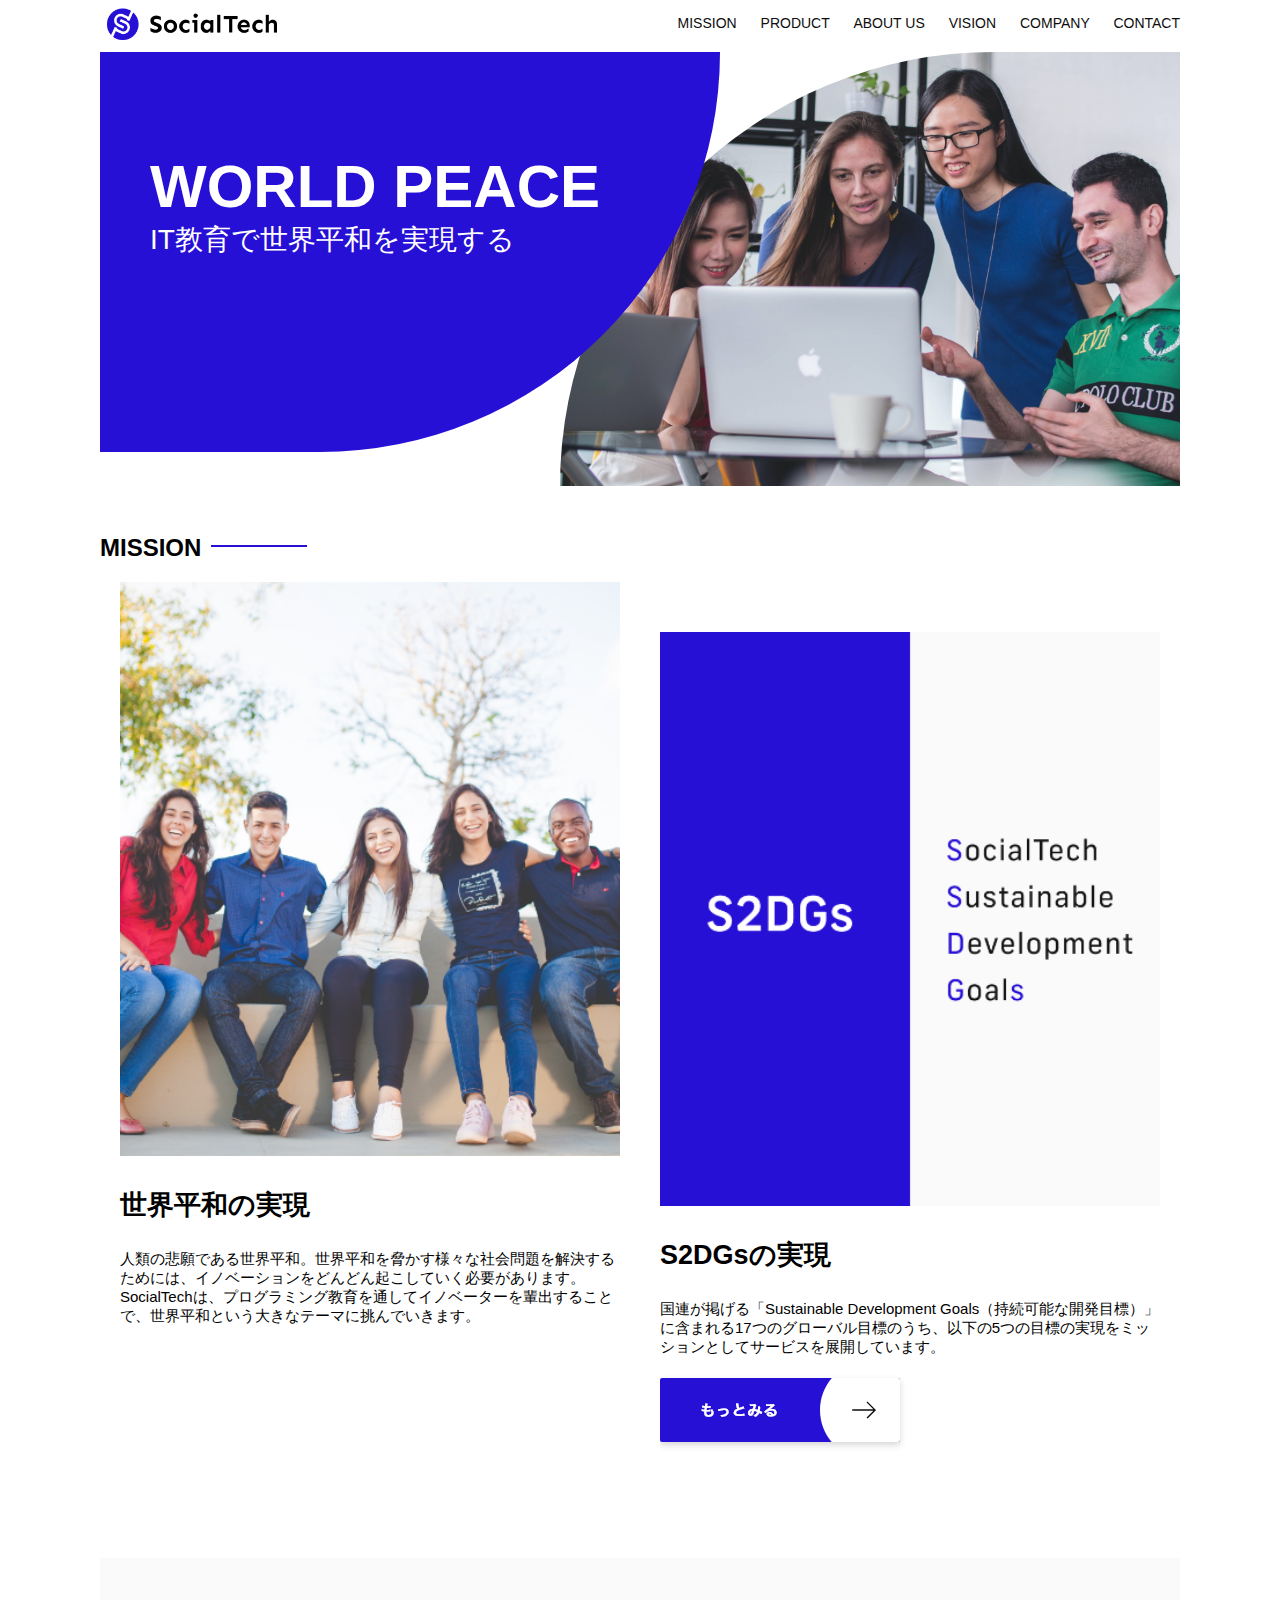
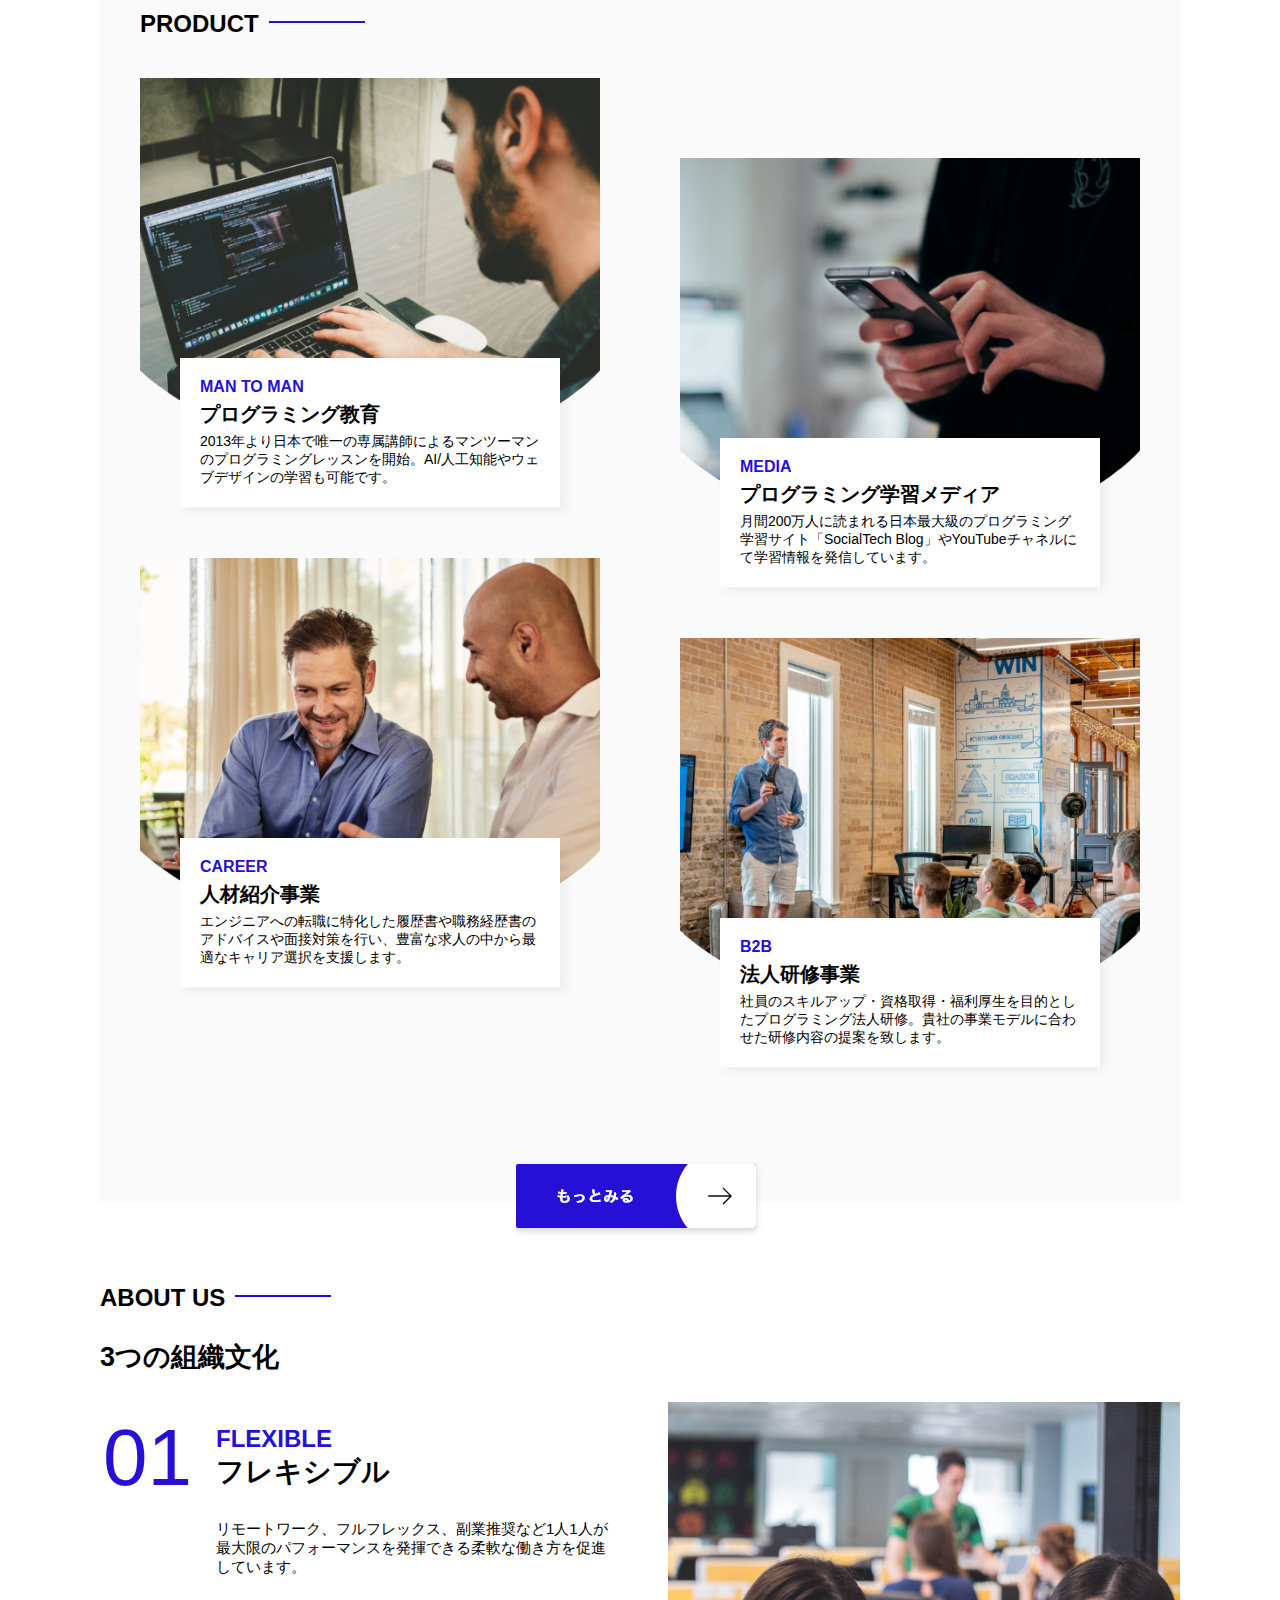
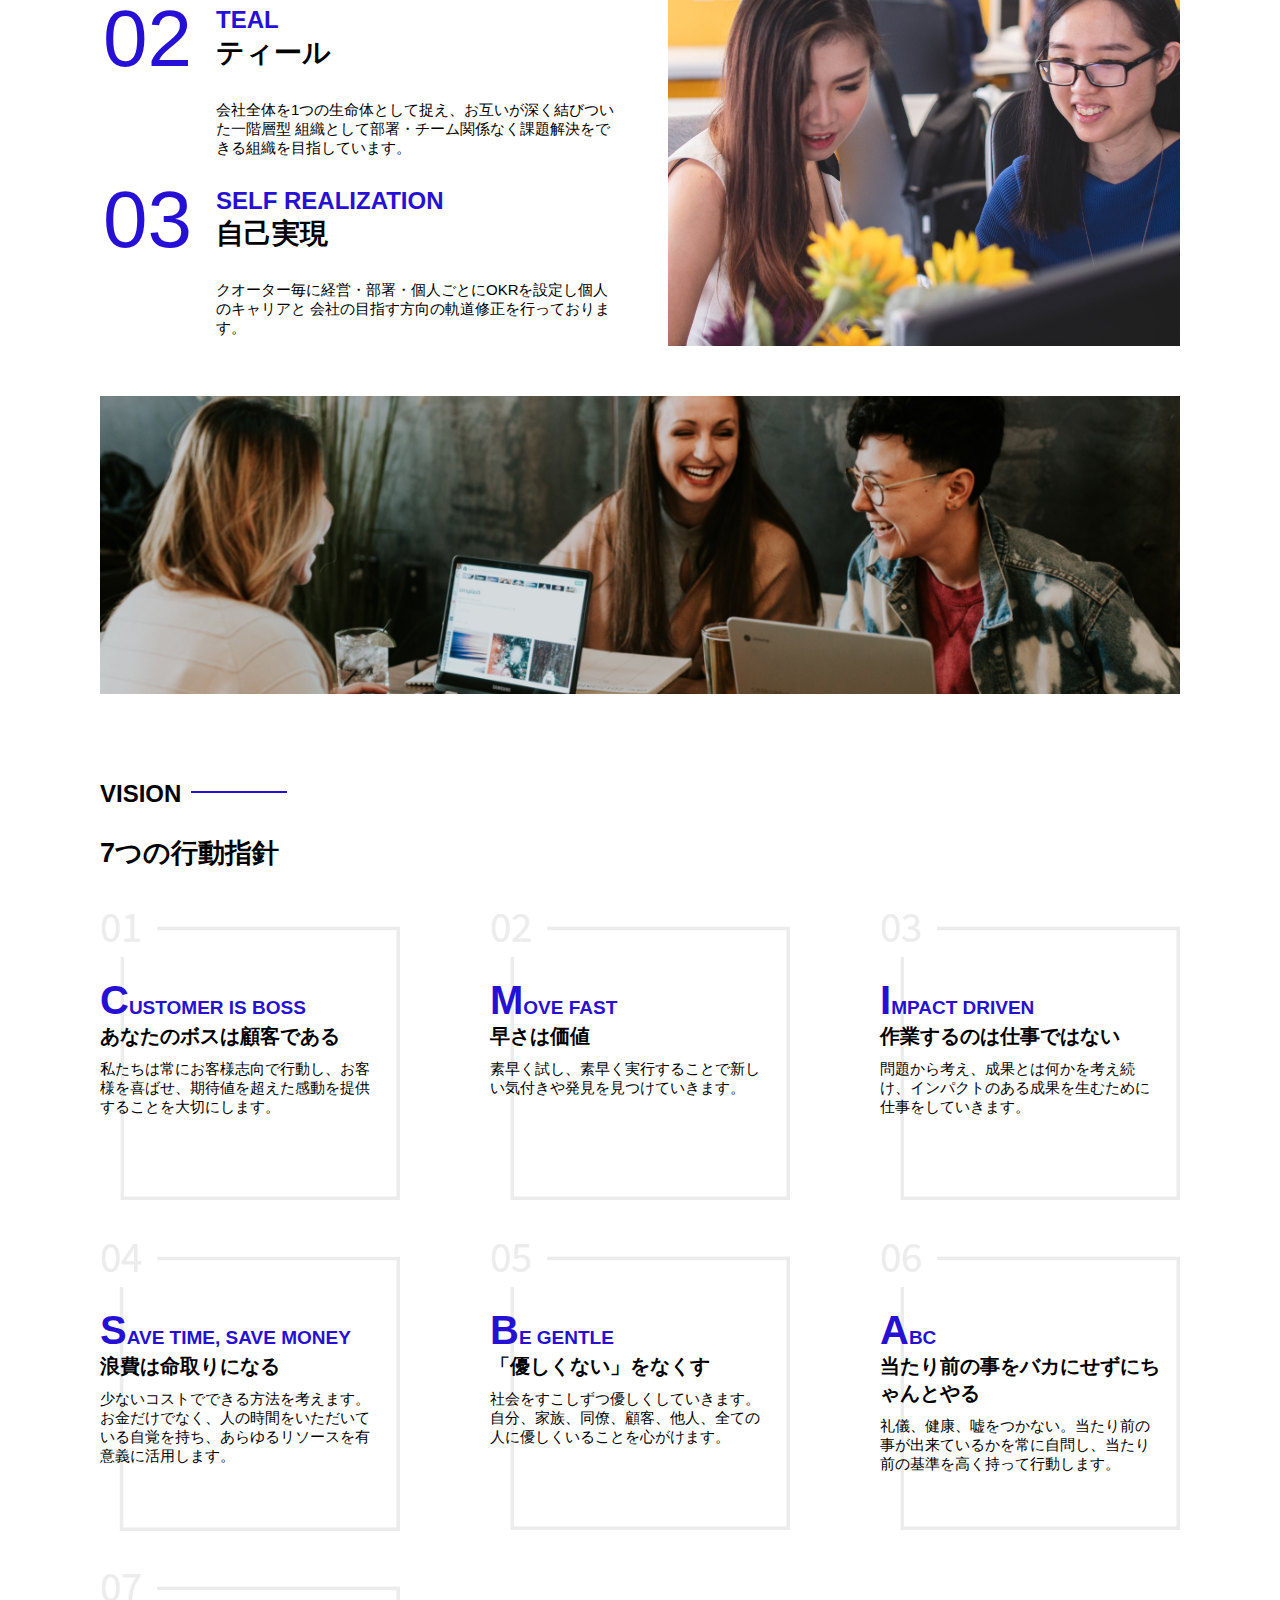
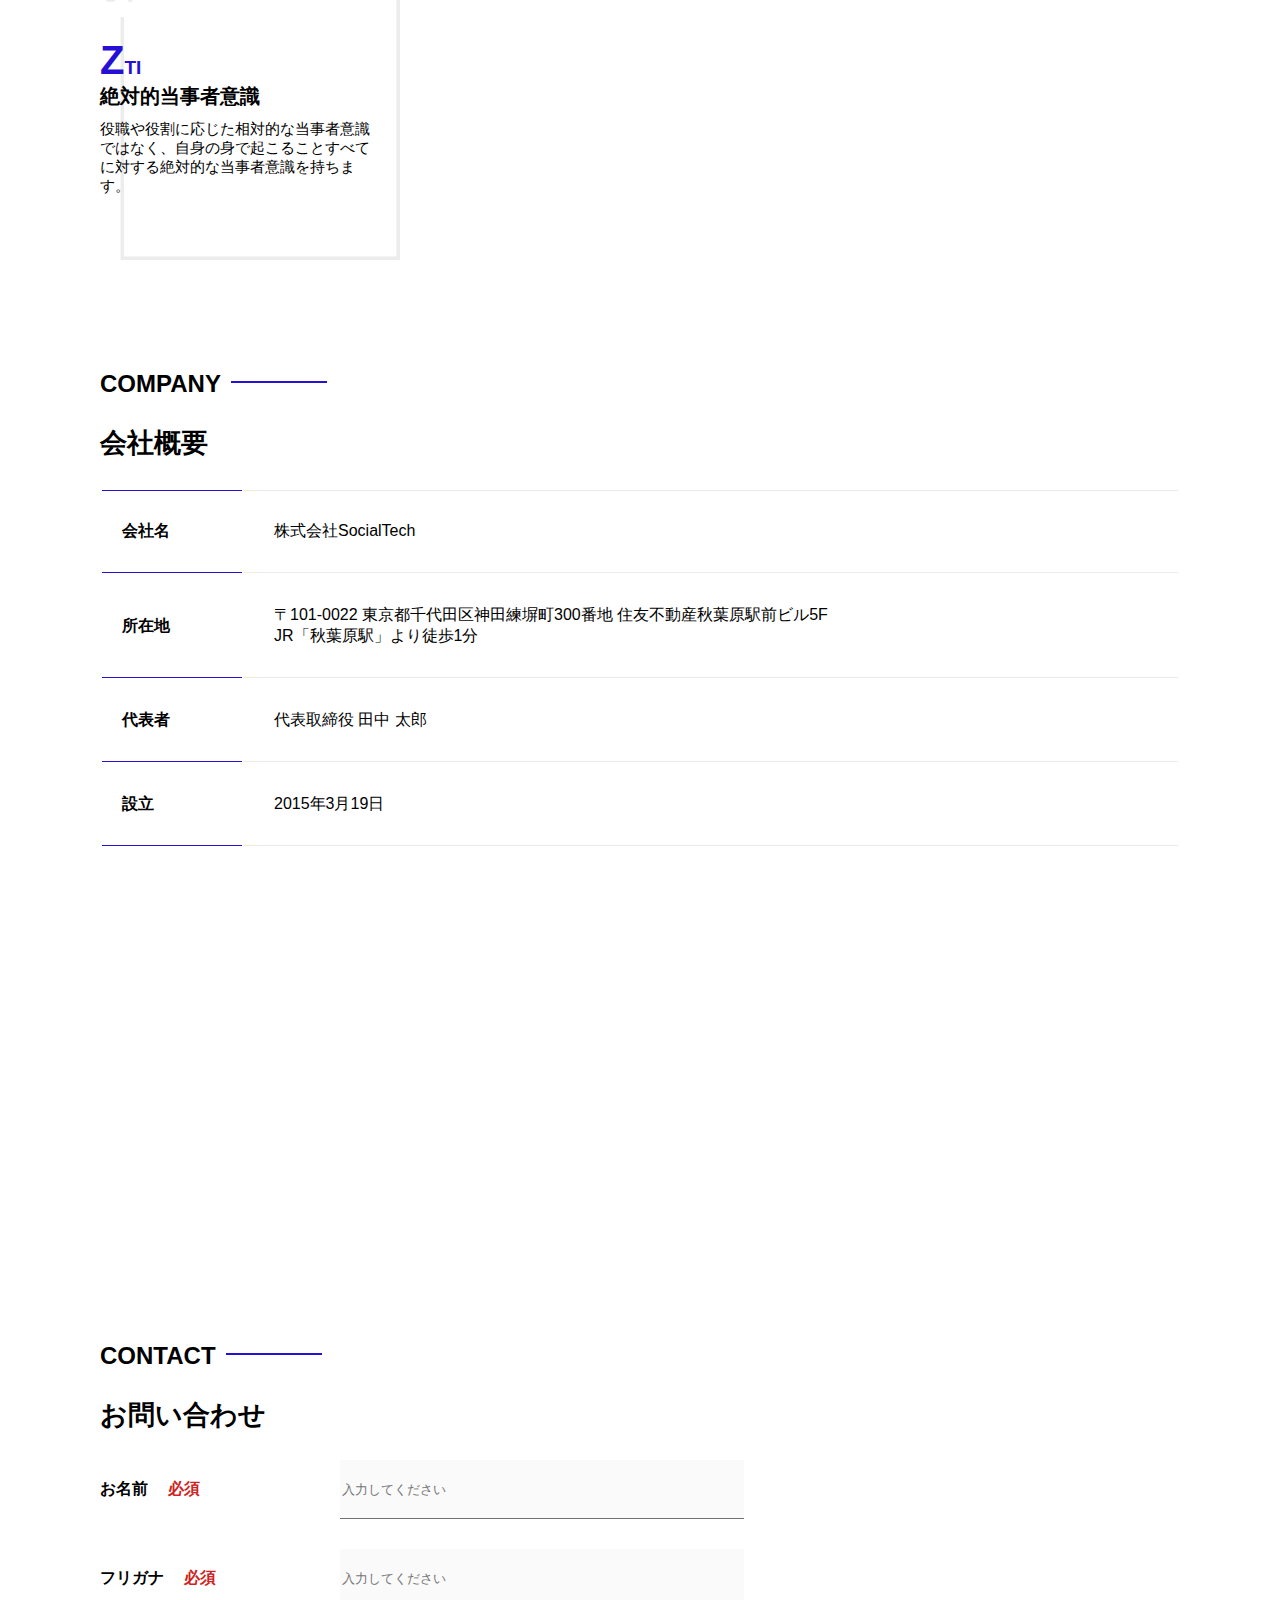
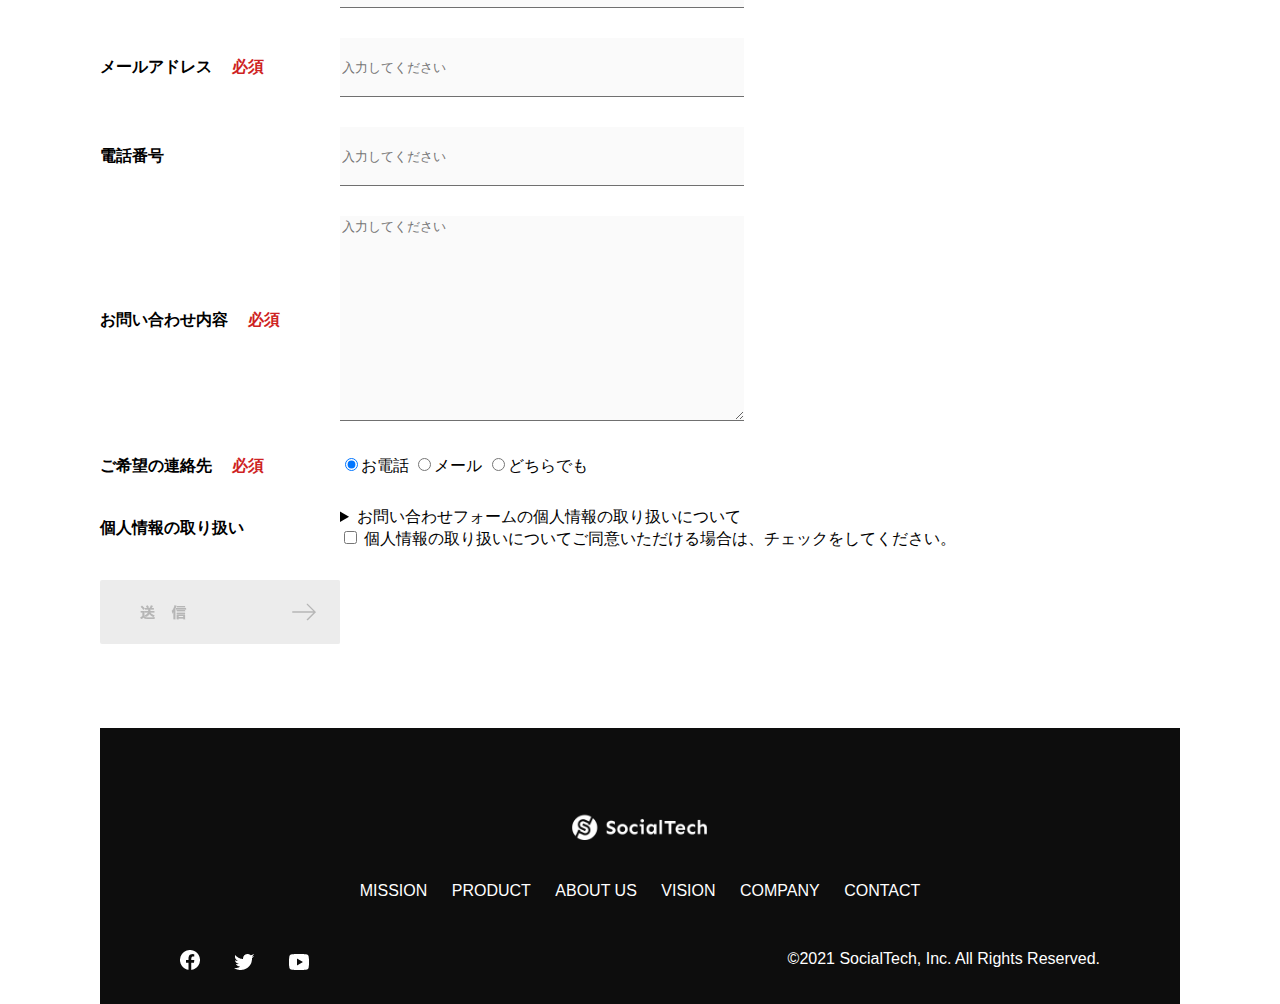
<file: index.html>
<!DOCTYPE html>
<html>

<head>
    <title>SocialTech </title>
    <meta charset="utf-8">
    <meta name="description" content="SocialTechはEdTech業界のリーディングカンパニーを目指します。">
    <meta name="viewport" content="width=device-width, initial-scale=1.0">
    <link rel="stylesheet" href="style.css">
</head>

<body>
    <!-- ヘッダー -->
    <header>
        <!-- ロゴ -->
        <a href="index.html" id="logo"><img src="images/logo.png" alt="トップページに戻る"></a>

        <!-- PC用ナビゲーション -->
        <nav id="nav-pc">
            <a href="mission.html">MISSION</a>
            <a href="product.html">PRODUCT</a>
            <a href="index.html#aboutus">ABOUT US</a>
            <a href="index.html#vision">VISION</a>
            <a href="index.html#company">COMPANY</a>
            <a href="index.html#contact">CONTACT</a>
        </nav>

        <!-- スマホ用メニューボタン -->
        <img id="menu-sp" src="images/button-menu.png" alt="ナビゲーションを開く"
            onclick="document.getElementById('nav-sp').style.display = 'block'">

        <!-- スマホ用ナビゲーション -->
        <nav id="nav-sp">
            <img id="close" src="images/button-close.png" alt="ナビゲーションを閉じる"
                onclick="document.getElementById('nav-sp').style.display = 'none'">
            <a id="logo-sp" href="index.html" onclick="document.getElementById('nav-sp').style.display = 'none'"><img
                    src="images/logo-sp.png" alt="トップページに戻る"></a>
            <a class="menu" href="mission.html"
                onclick="document.getElementById('nav-sp').style.display = 'none'">MISSION</a>
            <a class="menu" href="product.html"
                onclick="document.getElementById('nav-sp').style.display = 'none'">PRODUCT</a>
            <a class="menu" href="index.html#aboutus"
                onclick="document.getElementById('nav-sp').style.display = 'none'">ABOUT US</a>
            <a class="menu" href="index.html#vision"
                onclick="document.getElementById('nav-sp').style.display = 'none'">VISION</a>
            <a class="menu" href="index.html#company"
                onclick="document.getElementById('nav-sp').style.display = 'none'">COMPANY</a>
            <a class="menu" href="index.html#contact"
                onclick="document.getElementById('nav-sp').style.display = 'none'">CONTACT</a>
            <div id="sns">
                <a href="https://www.facebook.com/sejuku2013"><img src="images/button-facebook.png"
                        alt="Facebookのリンク"></a>
                <a href="https://twitter.com/samuraijuku"><img src="images/button-twitter.png" alt="Twitterのリンク"></a>
                <a href="https://www.youtube.com/channel/UCCFOQO5aDK0xXam4cUQXT8g"><img src="images/button-youtube.png"
                        alt="YouTubeのリンク"></a>
            </div>
        </nav>
    </header>
    <main>
        <article>
            <!-- メインビジュアル -->
            <section id="main-visual">
                <div id="main-message">
                    <h1>WORLD PEACE</h1>
                    <p>IT教育で世界平和を実現する</p>
                </div>
                <img src="images/index/index-main.png" alt="PCの周りに集まる多国籍の仲間たち">
            </section>
            <section id="mission">
                <h2 class="index-h2">MISSION</h2>
                <div id="mission-flex">
                    <div>
                        <img id="mission-photo" src="images/index/index-mission.png" alt="屋外のベンチで写真を撮影する多国籍の仲間たち">
                        <h3>世界平和の実現</h3>
                        <p>
                            人類の悲願である世界平和。世界平和を脅かす様々な社会問題を解決するためには、イノベーションをどんどん起こしていく必要があります。SocialTechは、プログラミング教育を通してイノベーターを輩出することで、世界平和という大きなテーマに挑んでいきます。
                        </p>
                    </div>
                    <div>
                        <img id="s2dgs" src="images/index/s2dgs.png" alt="S2DGs">
                        <h3>S2DGsの実現</h3>
                        <p>国連が掲げる「Sustainable Development
                            Goals（持続可能な開発目標）」に含まれる17つのグローバル目標のうち、以下の5つの目標の実現をミッションとしてサービスを展開しています。</p>
                        <a href="mission.html">
                            <img src="images/button-more.png" alt="もっとみる">
                        </a>
                    </div>
                </div>
            </section>
            <!-- プロダクト -->
            <section id="product">
                <h2 class="index-h2">PRODUCT</h2>
                <div>
                    <div id="product-left">
                        <div>
                            <img class="product-photo" src="images/index/index-mantoman.png" alt="PCでコードを書く男性">
                            <div class="product-explain">
                                <span>MAN TO MAN</span>
                                <h3>プログラミング教育</h3>
                                <p>2013年より日本で唯一の専属講師によるマンツーマンのプログラミングレッスンを開始。AI/人工知能やウェブデザインの学習も可能です。</p>
                            </div>
                        </div>
                        <div>
                            <img class="product-photo" src="images/index/index-career.png" alt="笑顔で話し合う2人の男性">
                            <div class="product-explain">
                                <span>CAREER</span>
                                <h3>人材紹介事業</h3>
                                <p>エンジニアへの転職に特化した履歴書や職務経歴書のアドバイスや面接対策を行い、豊富な求人の中から最適なキャリア選択を支援します。</p>
                            </div>
                        </div>
                    </div>
                    <div id="product-right">
                        <div>
                            <img class="product-photo" src="images/index/index-media.png" alt="スマートフォンを操作する人">
                            <div class="product-explain">
                                <span>MEDIA</span>
                                <h3>プログラミング学習メディア</h3>
                                <p>月間200万人に読まれる日本最大級のプログラミング学習サイト「SocialTech
                                    Blog」やYouTubeチャネルにて学習情報を発信しています。</p>
                            </div>
                        </div>
                        <div>
                            <img class="product-photo" src="images/index/index-b2b.png" alt="講演中の男性とそれを聴く人々">
                            <div class="product-explain">
                                <span>B2B</span>
                                <h3>法人研修事業</h3>
                                <p>社員のスキルアップ・資格取得・福利厚生を目的としたプログラミング法人研修。貴社の事業モデルに合わせた研修内容の提案を致します。</p>
                            </div>
                        </div>
                    </div>
                </div>
                <div>
                    <a id="product-more" href="product.html">
                        <img src="images/button-more.png" alt="もっとみる">
                    </a>
                </div>
            </section>
            <!-- ABOUT US -->
            <section id="aboutus">
                <h2 class="index-h2">ABOUT US</h2>
                <h3>3つの組織文化</h3>
                <div>
                    <table class="culture-table">
                        <tr>
                            <td>
                                <span class="culture-num">01</span>
                            </td>
                            <td>
                                <span class="culture-en">FLEXIBLE</span>
                                <span class="culture-jp">フレキシブル</span>
                            </td>
                        </tr>
                        <tr>
                            <td>
                                <!--空のセル-->
                            </td>
                            <td>
                                <p class="culture-description">
                                    リモートワーク、フルフレックス、副業推奨など1人1人が最大限のパフォーマンスを発揮できる柔軟な働き方を促進しています。
                                </p>
                            </td>
                        </tr>
                        <tr>
                            <td>
                                <span class="culture-num">02</span>
                            </td>
                            <td>
                                <span class="culture-en">TEAL</span>
                                <span class="culture-jp">ティール</span>
                            </td>
                        </tr>
                        <tr>
                            <td>
                                <!--空のセル-->
                            </td>
                            <td>
                                <p class="culture-description">
                                    会社全体を1つの生命体として捉え、お互いが深く結びついた一階層型
                                    組織として部署・チーム関係なく課題解決をできる組織を目指しています。
                                </p>
                            </td>
                        </tr>
                        <tr>
                            <td>
                                <span class="culture-num">03</span>
                            </td>
                            <td>
                                <span class="culture-en">SELF REALIZATION</span>
                                <span class="culture-jp">自己実現</span>
                            </td>
                        </tr>
                        <tr>
                            <td>
                                <!--空のセル-->
                            </td>
                            <td>
                                <p class="culture-description">
                                    クオーター毎に経営・部署・個人ごとにOKRを設定し個人のキャリアと
                                    会社の目指す方向の軌道修正を行っております。
                                </p>
                            </td>
                        </tr>
                    </table>
                    <img class="culture-img" src="images/index/index-aboutus1.png" alt="笑顔で話し合う2人の女性">
                </div>
                <img class="culture-img2" src="images/index/index-aboutus2.png" alt="笑顔で話し合う3人の男女">
            </section>
            <!-- VISION -->
            <section id="vision">
                <h2 class="index-h2">VISION</h2>
                <h3>7つの行動指針</h3>
                <div>
                    <div class="vision-box">
                        <img src="images/index/vision-01.png" alt="01">
                        <span>
                            <h4>CUSTOMER IS BOSS</h4>
                            <h5>あなたのボスは顧客である</h5>
                            <p>私たちは常にお客様志向で行動し、お客様を喜ばせ、期待値を超えた感動を提供することを大切にします。</p>
                        </span>
                    </div>
                    <div class="vision-box">
                        <img src="images/index/vision-02.png" alt="02">
                        <span>
                            <h4>MOVE FAST</h4>
                            <h5>早さは価値</h5>
                            <p>素早く試し、素早く実行することで新しい気付きや発見を見つけていきます。</p>
                        </span>
                    </div>
                    <div class="vision-box">
                        <img src="images/index/vision-03.png" alt="03">
                        <span>
                            <h4>IMPACT DRIVEN</h4>
                            <h5>作業するのは仕事ではない</h5>
                            <p>問題から考え、成果とは何かを考え続け、インパクトのある成果を生むために仕事をしていきます。</p>
                        </span>
                    </div>
                    <div class="vision-box">
                        <img src="images/index//vision-04.png" alt="04">
                        <span>
                            <h4>SAVE TIME, SAVE MONEY</h4>
                            <h5>浪費は命取りになる</h5>
                            <p>少ないコストでできる方法を考えます。お金だけでなく、人の時間をいただいている自覚を持ち、あらゆるリソースを有意義に活用します。</p>
                        </span>

                    </div>
                    <div class="vision-box">
                        <img src="images/index/vision-05.png" alt="05">
                        <span>
                            <h4>BE GENTLE</h4>
                            <h5>「優しくない」をなくす</h5>
                            <p>社会をすこしずつ優しくしていきます。自分、家族、同僚、顧客、他人、全ての人に優しくいることを心がけます。</p>
                        </span>
                    </div>
                    <div class="vision-box">
                        <img src="images/index/vision-06.png" alt="06">
                        <span>
                            <h4>ABC</h4>
                            <h5>当たり前の事をバカにせずにちゃんとやる</h5>
                            <p>礼儀、健康、嘘をつかない。当たり前の事が出来ているかを常に自問し、当たり前の基準を高く持って行動します。</p>
                        </span>
                    </div>
                    <div class="vision-box">
                        <img src="images/index/vision-07.png" alt="07">
                        <span>
                            <h4>ZTI</h4>
                            <h5>絶対的当事者意識</h5>
                            <p>役職や役割に応じた相対的な当事者意識ではなく、自身の身で起こることすべてに対する絶対的な当事者意識を持ちます。</p>
                        </span>
                    </div>
                </div>
            </section>
            <!-- COMPANY -->
            <section id="company">
                <h2 class="index-h2">COMPANY</h2>
                <h3>会社概要</h3>
                <table id="company-table">
                    <tr>
                        <th class="tableheader-first">会社名</th>
                        <td class="cell-first">株式会社SocialTech</td>
                    </tr>
                    <tr>
                        <th class="tableheader">所在地</th>
                        <td class="cell">〒101-0022 東京都千代田区神田練塀町300番地 住友不動産秋葉原駅前ビル5F<br>JR「秋葉原駅」より徒歩1分</td>
                    </tr>
                    <tr>
                        <th class="tableheader">代表者</th>
                        <td class="cell">代表取締役 田中 太郎</td>
                    </tr>
                    <tr>
                        <th class="tableheader">設立</th>
                        <td class="cell">2015年3月19日</td>
                    </tr>
                </table>
                <iframe
                    src="https://www.google.com/maps/embed?pb=!1m18!1m12!1m3!1d3240.0688551336807!2d139.7720776771055!3d35.69992317258124!2m3!1f0!2f0!3f0!3m2!1i1024!2i768!4f13.1!3m3!1m2!1s0x60188fee13660e23%3A0x77137876edf742ac!2z5L2P5Y-L5LiN5YuV55Sj56eL6JGJ5Y6f6aeF5YmN44OT44Or!5e0!3m2!1sja!2sjp!4v1704858013291!5m2!1sja!2sjp"
                    style="border:0;" allowfullscreen="" loading="lazy">
                </iframe>
            </section>
            <!-- お問い合わせフォーム -->
            <section id="contact">
                <h2 class="index-h2">CONTACT</h2>
                <h3>お問い合わせ</h3>
                <form>

                    <div>
                        <div class="contact-heading">
                            <label class="contact-label">お名前<span class="contact-span">必須</span></label>
                        </div>
                        <div>
                            <input type="text" name="name" placeholder="入力してください" class="contact-textbox">
                        </div>
                    </div>
                    <div>
                        <div class="contact-heading">
                            <label class="contact-label">フリガナ<span class="contact-span">必須</span></label>
                        </div>
                        <div>
                            <input type="text" name="hurigana" placeholder="入力してください" class="contact-textbox">
                        </div>
                    </div>
                    <div>
                        <div class="contact-heading">
                            <label class="contact-label">メールアドレス<span class="contact-span">必須</span></label>
                        </div>
                        <div>
                            <input type="text" name="email" placeholder="入力してください" class="contact-textbox">
                        </div>
                    </div>
                    <div>
                        <div class="contact-heading">
                            <label class="contact-label">電話番号</label>
                        </div>
                        <div>
                            <input type="text" name="tel" placeholder="入力してください" class="contact-textbox">
                        </div>
                    </div>
                    <div>
                        <div class="contact-heading">
                            <label class="contact-label">お問い合わせ内容<span class="contact-span">必須</span></label>
                        </div>
                        <div>
                            <textarea class="contact-textarea " placeholder="入力してください" name="message"></textarea>
                        </div>
                    </div>
                    <div>
                        <div class="contact-heading">
                            <label class="contact-label">ご希望の連絡先<span class="contact-span">必須</span></label>
                        </div>
                        <div>
                            <input class="radiobutton" type="radio" value="tel" name="contact"
                                checked><label>お電話</label>
                            <input class="radiobutton" type="radio" value="mail" name="contact"><label>メール</label>
                            <input class="radiobutton" type="radio" value="both" name="contact"><label>どちらでも</label>
                        </div>
                    </div>
                    <div>
                        <div class="contact-heading">
                            <label class="contact-label">個人情報の取り扱い</label>
                        </div>
                        <div>
                            <details>
                                <summary>お問い合わせフォームの個人情報の取り扱いについて</summary>
                                <div>
                                    <span>１．組織の名称又は氏名</span><br>
                                    株式会社SocialTech<br><br>
                                    <span>２．個人情報保護管理者（若しくはその代理人）の氏名又は職名、所属及び連絡先
                                        鈴木 一郎 コーポレート部</span><br>
                                    メールアドレス：samurai@example.com<br>
                                    TEL：03-1234-5678<br>
                                    <span>３．個人情報の利用目的</span><br>
                                    ・本サービス及び本サービスに関連する情報の提供又はそれらに関する連絡のため<br>
                                    ・ユーザーの本人確認のため<br>
                                    ・当社サービスのご案内のため<br>
                                    ・当社の商品等の広告または宣伝（電子メールによるものを含むものとします。）<br><br>
                                    <span>４．個人情報の取り扱い業務の委託</span><br>
                                    個人情報の取扱業務の全部または一部を外部に業務委託する場合があります。<br>
                                    その際、弊社は、個人情報を適切に保護できる管理体制を敷き実行していることを条件として<br>
                                    委託先を厳選したうえで、機密保持契約を委託先と締結し、お客様の個人情報を厳密に管理させます。<br><br>
                                    <span>５．個人情報の開示等の請求</span><br>
                                    お客様は、弊社に対してご自身の個人情報の開示等（利用目的の通知、開示、内容の訂正・追加・削除、利用の停止または消去、第三者への提供の停止）に関して、当社問合わせ窓口に申し出ることができます。<br>
                                    その際、弊社はお客様ご本人を確認させていただいたうえで、合理的な期間内に対応いたします。<br><br>
                                    なお、個人情報に関する弊社問合わせ先は、次の通りです。<br><br>
                                    株式会社SocialTech　個人情報問合せ窓口<br>
                                    〒101-0022 東京都千代田区神田練塀町300番地 住友不動産秋葉原駅前ビル5F<br>
                                    メールアドレス：samurai@example.com　TEL：03-1234-5678<br><br>
                                    <span>６．個人情報を提供されることの任意性について</span><br><br>
                                    お客様がご自身の個人情報を弊社に提供されるか否かは、お客様のご判断によりますが、もしご提供されない場合には、適切なサービスが提供できない場合がありますので予めご了承ください。
                                </div>
                            </details>
                            <input type="checkbox" name="agree">
                            <span>個人情報の取り扱いについてご同意いただける場合は、チェックをしてください。</span>
                        </div>
                    </div>
                    <input type="image" src="images/button-submit.png" alt="送信する">
                </form>
            </section>
        </article>
        <footer>
            <div id="footer-logo">
                <img src="images/logo-sp.png" alt="SocialTech">
            </div>
            <div id="footer-link">
                <a href="mission.html">MISSION</a>
                <a href="product.html">PRODUCT</a>
                <a href="index.html#aboutus">ABOUT US</a>
                <a href="index.html#vision">VISION</a>
                <a href="index.html#company">COMPANY</a>
                <a href="index.html#contact">CONTACT</a>
            </div>
            <div id="sns-footer">
                <a href="https://www.facebook.com/sejuku2013"><img src="images/button-facebook.png"
                        alt="Facebookのリンク"></a>
                <a href="https://twitter.com/samuraijuku"><img src="images/button-twitter.png" alt="Twitterのリンク"></a>
                <a href="https://www.youtube.com/channel/UCCFOQO5aDK0xXam4cUQXT8g"><img src="images/button-youtube.png"
                        alt="YouTubeのリンク"></a>
                <span id="copyright">&copy;2021 SocialTech, Inc. All Rights Reserved. </span>
            </div>
        </footer>
    </main>
</body>

</html>
</file>
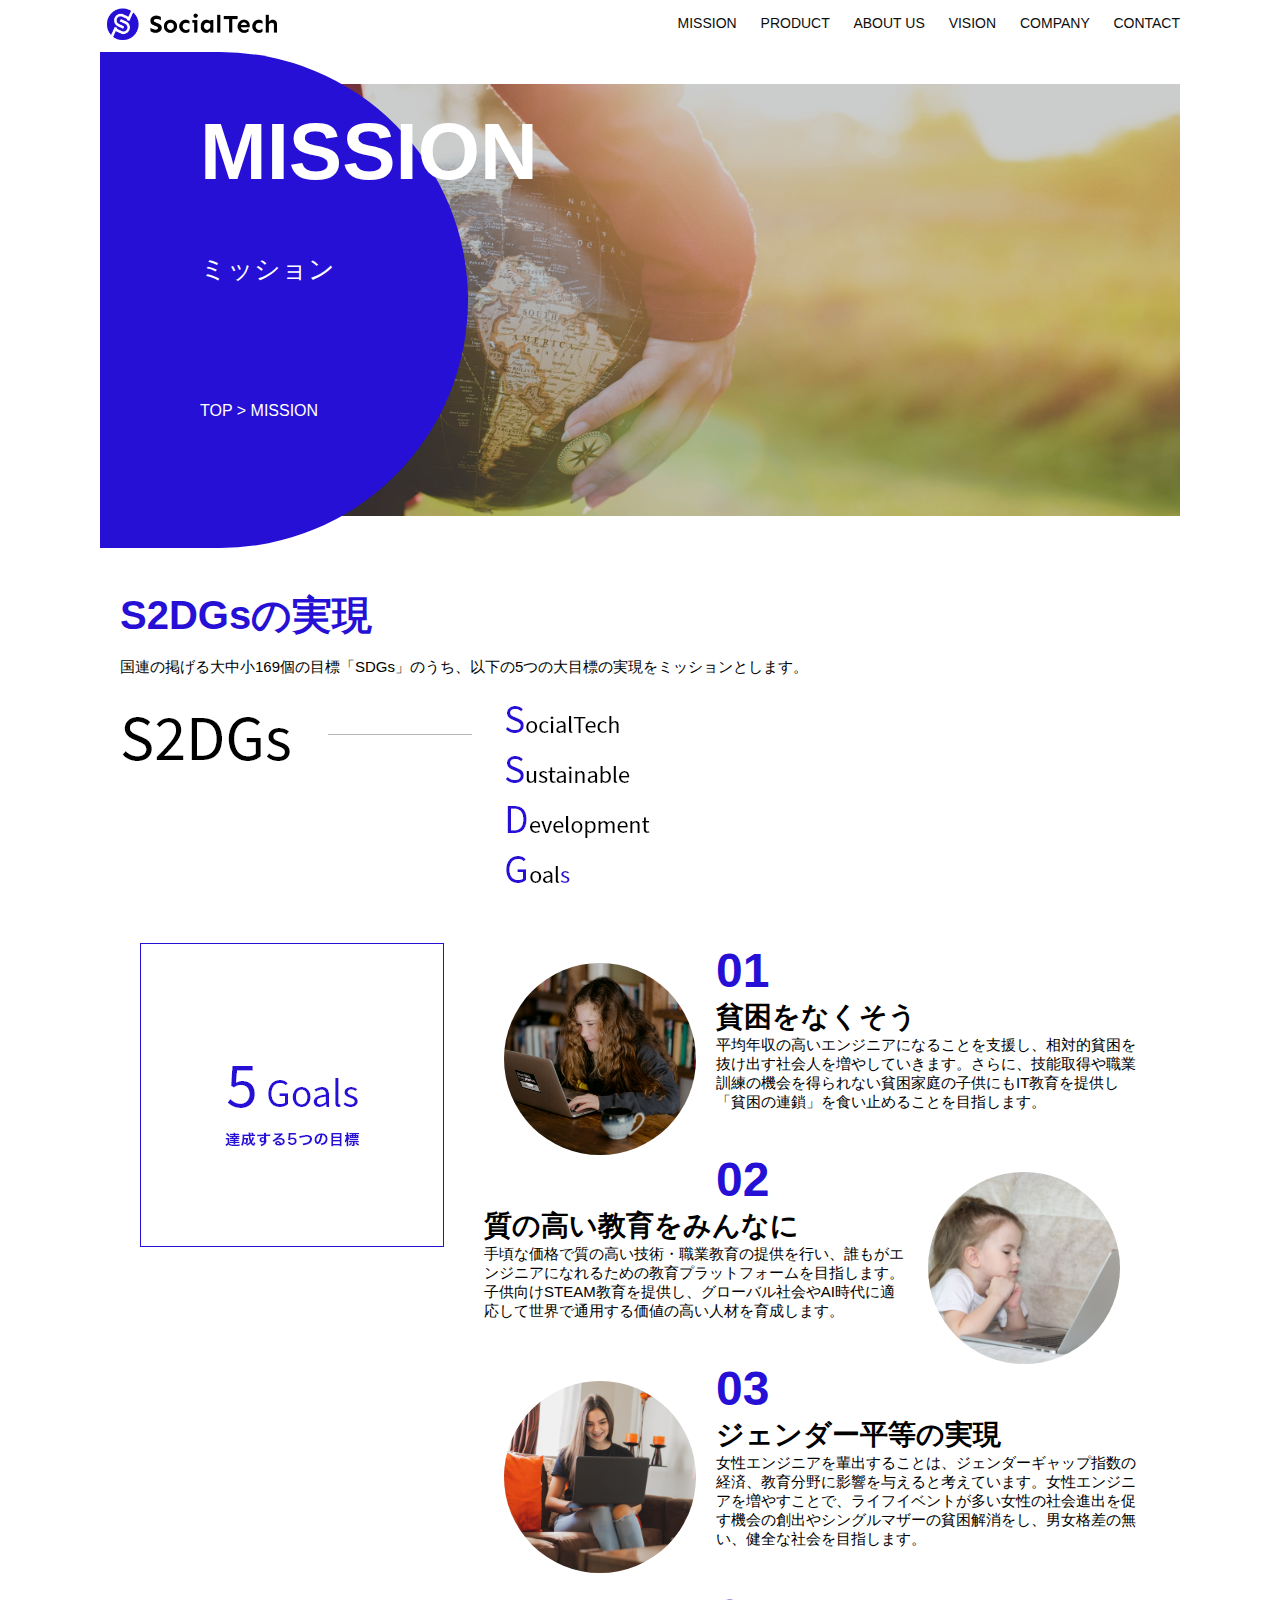
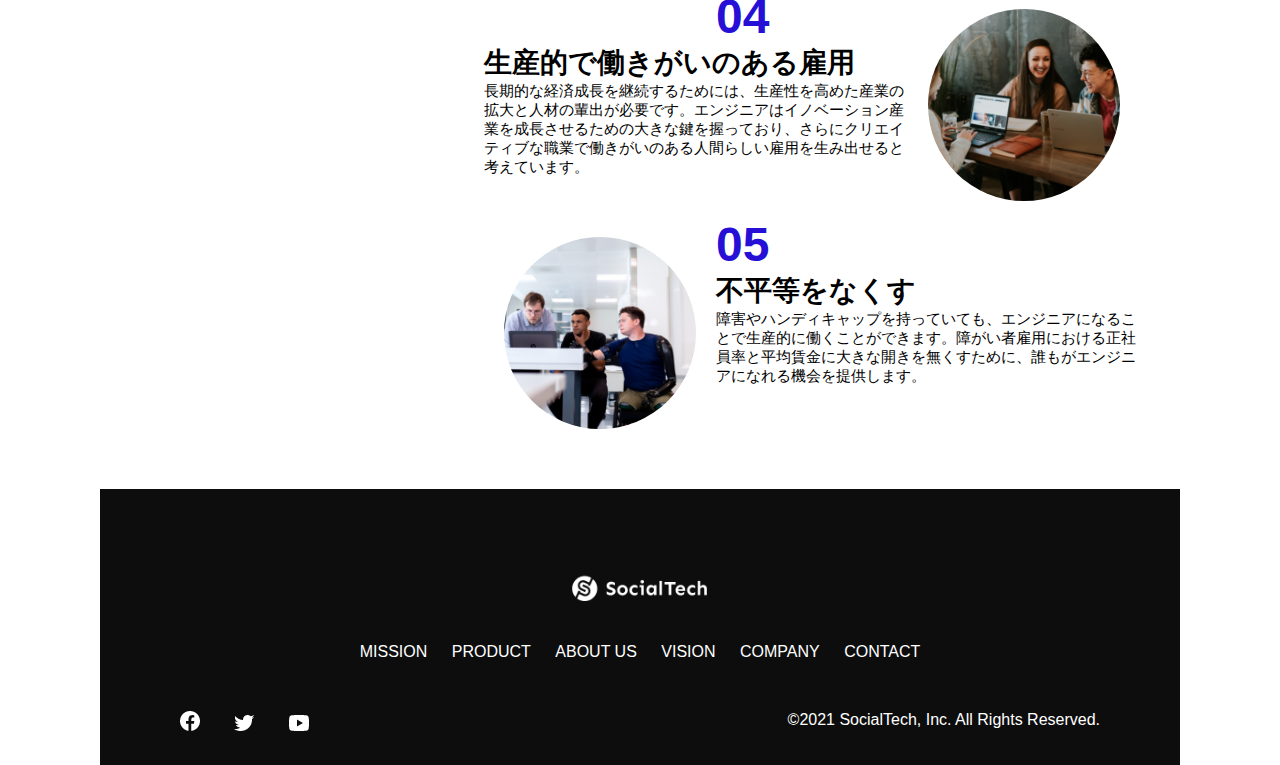
<file: mission.html>
<!DOCTYPE html>
<html>

<head>
    <title>SocialTech - MISSION ミッション -</title>
    <meta charset="utf-8">
    <meta name="description" content="SocialTechが目指す5つの目標（S2DGs）を紹介します">
    <meta name="viewport" content="width=device-width, initial-scale=1.0">
    <link rel="stylesheet" href="style.css">
</head>

<body>
    <!-- ヘッダー -->
    <header>
        <!-- ロゴ -->
        <a href="index.html" id="logo"><img src="images/logo.png" alt="トップページに戻る"></a>

        <!-- PC用ナビゲーション -->
        <nav id="nav-pc">
            <a href="mission.html">MISSION</a>
            <a href="product.html">PRODUCT</a>
            <a href="index.html#aboutus">ABOUT US</a>
            <a href="index.html#vision">VISION</a>
            <a href="index.html#company">COMPANY</a>
            <a href="index.html#contact">CONTACT</a>
        </nav>

        <!-- スマホ用メニューボタン -->
        <img id="menu-sp" src="images/button-menu.png" alt="ナビゲーションを開く"
            onclick="document.getElementById('nav-sp').style.display = 'block'">

        <!-- スマホ用ナビゲーション -->
        <nav id="nav-sp">
            <img id="close" src="images/button-close.png" alt="ナビゲーションを閉じる"
                onclick="document.getElementById('nav-sp').style.display = 'none'">
            <a id="logo-sp" href="index.html" onclick="document.getElementById('nav-sp').style.display = 'none'"><img
                    src="images/logo-sp.png" alt="トップページに戻る"></a>
            <a class="menu" href="mission.html"
                onclick="document.getElementById('nav-sp').style.display = 'none'">MISSION</a>
            <a class="menu" href="product.html"
                onclick="document.getElementById('nav-sp').style.display = 'none'">PRODUCT</a>
            <a class="menu" href="index.html#aboutus"
                onclick="document.getElementById('nav-sp').style.display = 'none'">ABOUT US</a>
            <a class="menu" href="index.html#vision"
                onclick="document.getElementById('nav-sp').style.display = 'none'">VISION</a>
            <a class="menu" href="index.html#company"
                onclick="document.getElementById('nav-sp').style.display = 'none'">COMPANY</a>
            <a class="menu" href="index.html#contact"
                onclick="document.getElementById('nav-sp').style.display = 'none'">CONTACT</a>
            <div id="sns">
                <a href="https://www.facebook.com/sejuku2013"><img src="images/button-facebook.png"
                        alt="Facebookのリンク"></a>
                <a href="https://twitter.com/samuraijuku"><img src="images/button-twitter.png" alt="Twitterのリンク"></a>
                <a href="https://www.youtube.com/channel/UCCFOQO5aDK0xXam4cUQXT8g"><img src="images/button-youtube.png"
                        alt="YouTubeのリンク"></a>
            </div>
        </nav>
    </header>
    <main>
        <article>
            <section id="mission-main">
                <div id="mission-title">
                    <h1>MISSION</h1>
                    <span>ミッション</span>
                    <div>TOP > MISSION</div>
                </div>
            </section>
            <section id="mission-s2dgs">
                <h2 class="mission-h2">S2DGsの実現</h2>
                <p>国連の掲げる大中小169個の目標「SDGs」のうち、以下の5つの大目標の実現をミッションとします。</p>
                <img src="images/mission/mission-s2dgs.png" alt="S2DGs">
            </section>
            <section id="mission-5goals">
                <div>
                    <img id="s2dgs-image" src="images/mission/mission-5goals.png" alt="5Goals">
                </div>
                <div>
                    <div>
                        <img class="fivegoals-image-left" src="images/mission/mission-5goals01.png" alt="PCを操作する女の子">
                        <span class="fivegoals-number">01</span>
                        <h3 class="fivegoals-h3">貧困をなくそう</h3>
                        <p class="fivegoals-p">
                            平均年収の高いエンジニアになることを支援し、相対的貧困を抜け出す社会人を増やしていきます。さらに、技能取得や職業訓練の機会を得られない貧困家庭の子供にもIT教育を提供し「貧困の連鎖」を食い止めることを目指します。
                        </p>
                    </div>
                    <div>
                        <img class="fivegoals-image-right" src="images/mission/mission-5goals02.png"
                            alt="PCを見つめる小さい女の子">
                        <span class="fivegoals-number">02</span>
                        <h3 class="fivegoals-h3">質の高い教育をみんなに</h3>
                        <p class="fivegoals-p">
                            手頃な価格で質の高い技術・職業教育の提供を行い、誰もがエンジニアになれるための教育プラットフォームを目指します。子供向けSTEAM教育を提供し、グローバル社会やAI時代に適応して世界で通用する価値の高い人材を育成します。
                        </p>
                    </div>
                    <div>
                        <img class="fivegoals-image-left" src="images/mission/mission-5goals03.png" alt="PCを操作する女性">

                        <span class="fivegoals-number">03</span>
                        <h3 class="fivegoals-h3">ジェンダー平等の実現</h3>
                        <p class="fivegoals-p">
                            女性エンジニアを輩出することは、ジェンダーギャップ指数の経済、教育分野に影響を与えると考えています。女性エンジニアを増やすことで、ライフイベントが多い女性の社会進出を促す機会の創出やシングルマザーの貧困解消をし、男女格差の無い、健全な社会を目指します。
                        </p>
                    </div>
                    <div>
                        <img class="fivegoals-image-right" src="images/mission/mission-5goals04.png" alt="笑顔で話し合う3人の男女">
                        <span class="fivegoals-number">04</span>
                        <h3 class="fivegoals-h3">生産的で働きがいのある雇用</h3>
                        <p class="fivegoals-p">
                            長期的な経済成長を継続するためには、生産性を高めた産業の拡大と人材の輩出が必要です。エンジニアはイノベーション産業を成長させるための大きな鍵を握っており、さらにクリエイティブな職業で働きがいのある人間らしい雇用を生み出せると考えています。
                        </p>
                    </div>
                    <div>
                        <img class="fivegoals-image-left" src="images/mission/mission-5goals05.png"
                            alt="障害を持つ男性が生き生きと働く様子">
                        <span class="fivegoals-number">05</span>
                        <h3 class="fivegoals-h3">不平等をなくす</h3>
                        <p class="fivegoals-p">
                            障害やハンディキャップを持っていても、エンジニアになることで生産的に働くことができます。障がい者雇用における正社員率と平均賃金に大きな開きを無くすために、誰もがエンジニアになれる機会を提供します。
                        </p>
                    </div>
                </div>
            </section>
        </article>
        <footer>
            <div id="footer-logo">
                <img src="images/logo-sp.png" alt="SocialTech">
            </div>
            <div id="footer-link">
                <a href="mission.html">MISSION</a>
                <a href="product.html">PRODUCT</a>
                <a href="index.html#aboutus">ABOUT US</a>
                <a href="index.html#vision">VISION</a>
                <a href="index.html#company">COMPANY</a>
                <a href="index.html#contact">CONTACT</a>
            </div>
            <div id="sns-footer">
                <a href="https://www.facebook.com/sejuku2013"><img src="images/button-facebook.png"
                        alt="Facebookのリンク"></a>
                <a href="https://twitter.com/samuraijuku"><img src="images/button-twitter.png" alt="Twitterのリンク"></a>
                <a href="https://www.youtube.com/channel/UCCFOQO5aDK0xXam4cUQXT8g"><img src="images/button-youtube.png"
                        alt="YouTubeのリンク"></a>
                <span id="copyright">&copy;2021 SocialTech, Inc. All Rights Reserved. </span>
            </div>
        </footer>
    </main>
</body>

</html>
</file>
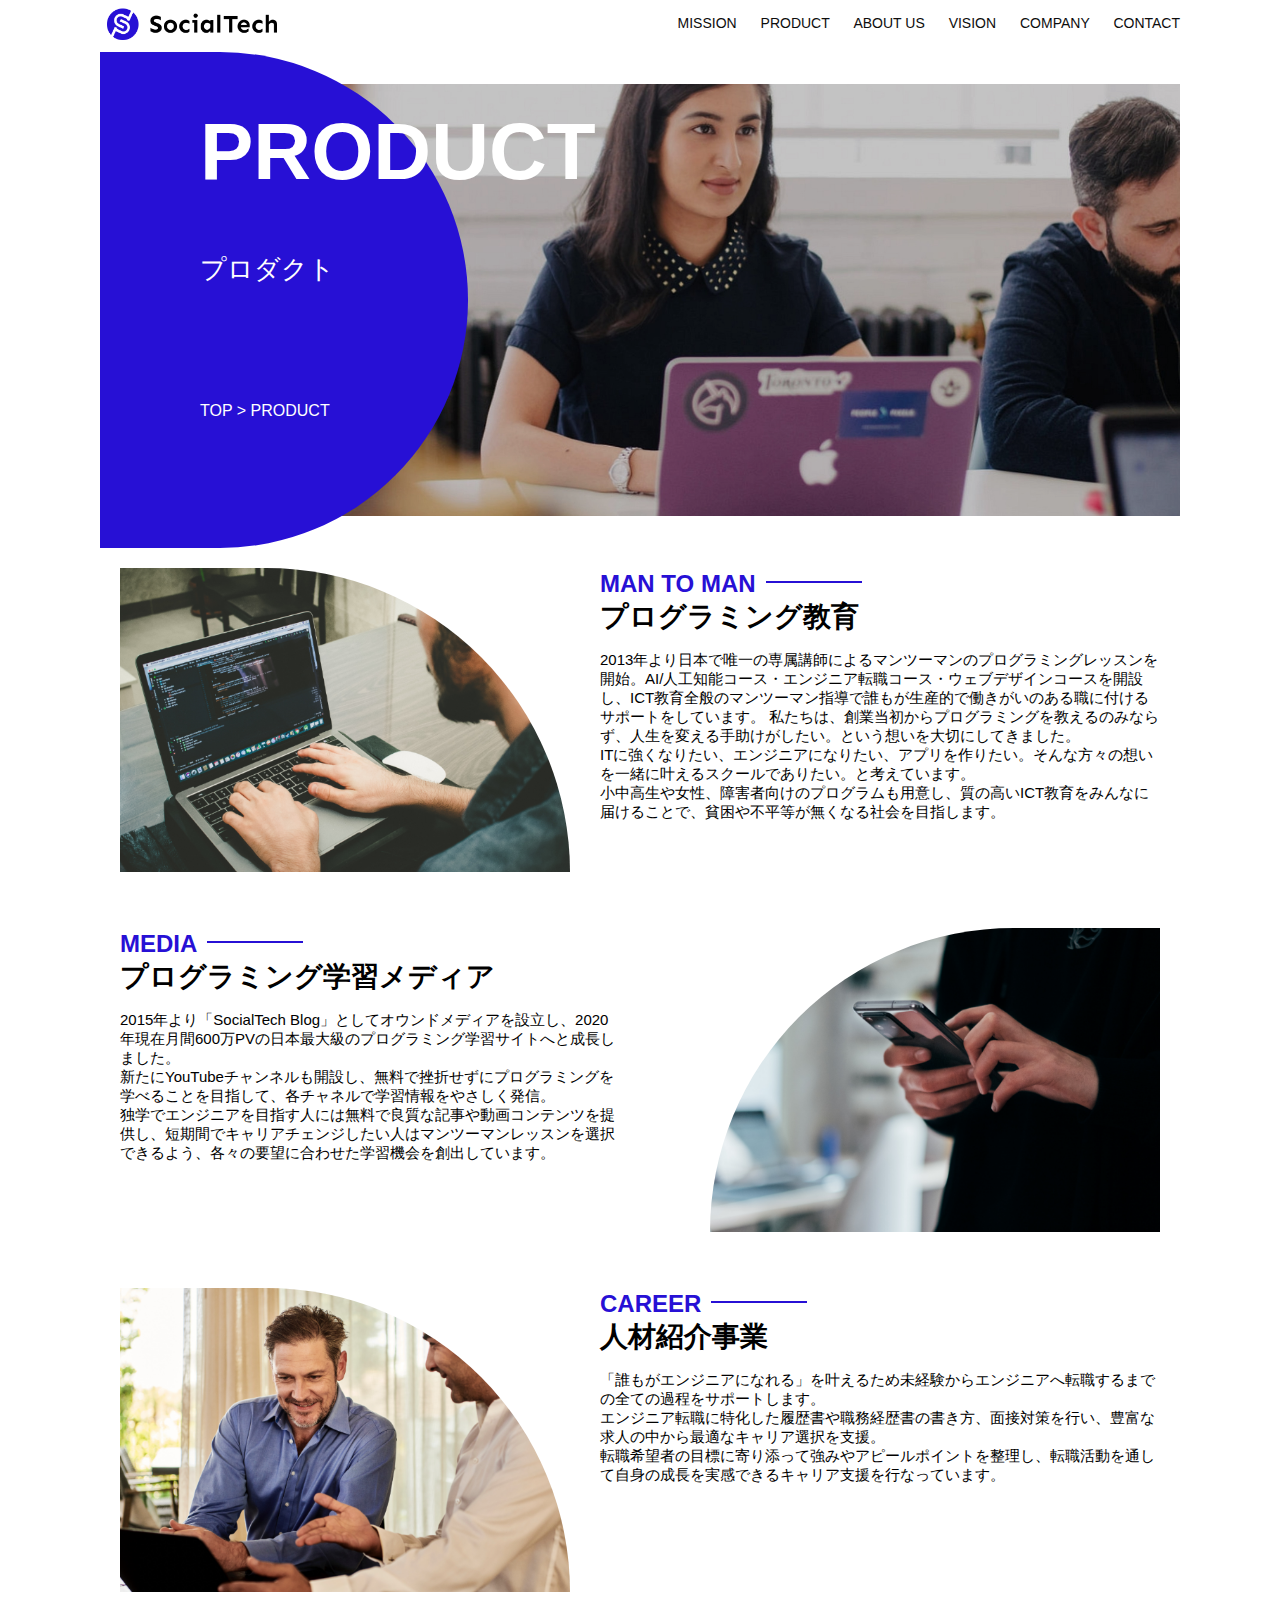
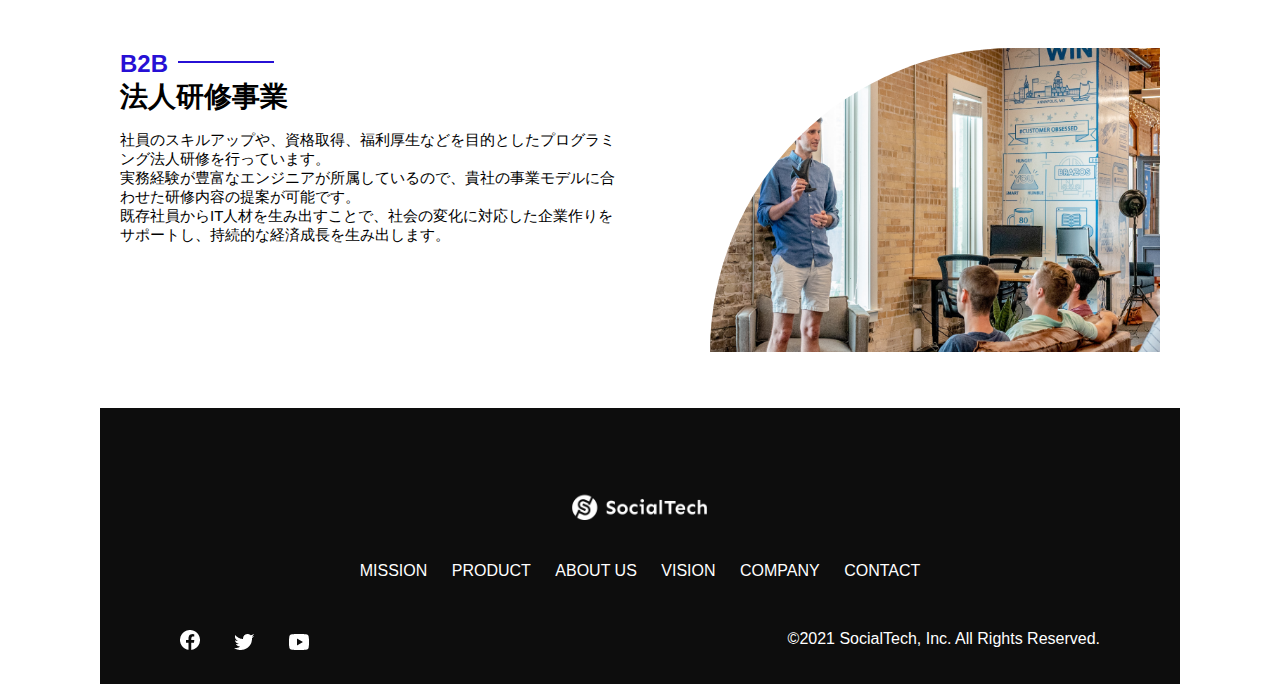
<file: product.html>
<!DOCTYPE html>
<html>
<head>
    <title>SocialTech -PRODUCT プロダクト- </title>
    <meta charset="utf-8">
    <meta name="description" content="SocialTechの4つのプロダクトを紹介します">
    <meta name="viewport" content="width=device-width, initial-scale=1.0">
    <link rel="stylesheet" href="style.css">
</head>

<body>
    <!-- ヘッダー -->
    <header>
        <!-- ロゴ -->
        <a href="index.html" id="logo"><img src="images/logo.png" alt="トップページに戻る"></a>

        <!-- PC用ナビゲーション -->
        <nav id="nav-pc">
            <a href="mission.html">MISSION</a>
            <a href="product.html">PRODUCT</a>
            <a href="index.html#aboutus">ABOUT US</a>
            <a href="index.html#vision">VISION</a>
            <a href="index.html#company">COMPANY</a>
            <a href="index.html#contact">CONTACT</a>
        </nav>

        <!-- スマホ用メニューボタン -->
        <img id="menu-sp" src="images/button-menu.png" alt="ナビゲーションを開く"
            onclick="document.getElementById('nav-sp').style.display = 'block'">

        <!-- スマホ用ナビゲーション -->
        <nav id="nav-sp">
            <img id="close" src="images/button-close.png" alt="ナビゲーションを閉じる"
                onclick="document.getElementById('nav-sp').style.display = 'none'">
            <a id="logo-sp" href="index.html" onclick="document.getElementById('nav-sp').style.display = 'none'"><img
                    src="images/logo-sp.png" alt="トップページに戻る"></a>
            <a class="menu" href="mission.html"
                onclick="document.getElementById('nav-sp').style.display = 'none'">MISSION</a>
            <a class="menu" href="product.html"
                onclick="document.getElementById('nav-sp').style.display = 'none'">PRODUCT</a>
            <a class="menu" href="index.html#aboutus"
                onclick="document.getElementById('nav-sp').style.display = 'none'">ABOUT US</a>
            <a class="menu" href="index.html#vision"
                onclick="document.getElementById('nav-sp').style.display = 'none'">VISION</a>
            <a class="menu" href="index.html#company"
                onclick="document.getElementById('nav-sp').style.display = 'none'">COMPANY</a>
            <a class="menu" href="index.html#contact"
                onclick="document.getElementById('nav-sp').style.display = 'none'">CONTACT</a>
            <div id="sns">
                <a href="https://www.facebook.com/sejuku2013"><img src="images/button-facebook.png"
                        alt="Facebookのリンク"></a>
                <a href="https://twitter.com/samuraijuku"><img src="images/button-twitter.png" alt="Twitterのリンク"></a>
                <a href="https://www.youtube.com/channel/UCCFOQO5aDK0xXam4cUQXT8g"><img src="images/button-youtube.png"
                        alt="YouTubeのリンク"></a>
            </div>
        </nav>
    </header>
    <main>
        <article>
            <section id="product-main">
                <div id="product-title">
                    <h1>PRODUCT</h1>
                    <span>プロダクト</span>
                    <div>TOP > PRODUCT</div>
                </div>
            </section>
            <section class="product-section1">
                <img src="images/product/product-mantoman.png" alt="PCでコードを書く男性">
                <div>
                    <h2 class="product-h2">MAN TO MAN</h2>
                    <h3 class="product-h3">プログラミング教育</h3>
                    <p>2013年より日本で唯一の専属講師によるマンツーマンのプログラミングレッスンを開始。AI/人工知能コース・エンジニア転職コース・ウェブデザインコースを開設し、ICT教育全般のマンツーマン指導で誰もが生産的で働きがいのある職に付けるサポートをしています。
                        私たちは、創業当初からプログラミングを教えるのみならず、人生を変える手助けがしたい。という想いを大切にしてきました。<br>ITに強くなりたい、エンジニアになりたい、アプリを作りたい。そんな方々の想いを一緒に叶えるスクールでありたい。と考えています。<br>小中高生や女性、障害者向けのプログラムも用意し、質の高いICT教育をみんなに届けることで、貧困や不平等が無くなる社会を目指します。
                    </p>
                </div>
            </section>
            <section class="product-section2">
                <div>
                    <h2 class="product-h2">MEDIA</h2>
                    <h3 class="product-h3">プログラミング学習メディア</h3>
                    <p>2015年より「SocialTech
                        Blog」としてオウンドメディアを設立し、2020年現在月間600万PVの日本最大級のプログラミング学習サイトへと成長しました。<br>新たにYouTubeチャンネルも開設し、無料で挫折せずにプログラミングを学べることを目指して、各チャネルで学習情報をやさしく発信。<br>独学でエンジニアを目指す人には無料で良質な記事や動画コンテンツを提供し、短期間でキャリアチェンジしたい人はマンツーマンレッスンを選択できるよう、各々の要望に合わせた学習機会を創出しています。
                    </p>
                </div>
                <img src="images/product/product-media.png" alt="スマートフォンを操作する人">
            </section>
            <section class="product-section1">
                <img src="images/product/product-career.png" alt="笑顔で話し合う2人の男性">
                <div>
                    <h2 class="product-h2">CAREER</h2>
                    <h3 class="product-h3">人材紹介事業</h3>
                    <p>「誰もがエンジニアになれる」を叶えるため未経験からエンジニアへ転職するまでの全ての過程をサポートします。<br>エンジニア転職に特化した履歴書や職務経歴書の書き方、面接対策を行い、豊富な求人の中から最適なキャリア選択を支援。<br>転職希望者の目標に寄り添って強みやアピールポイントを整理し、転職活動を通して自身の成長を実感できるキャリア支援を行なっています。<br>
                    </p>
                </div>
            </section>
            <section class="product-section2">
                <div>
                    <h2 class="product-h2">B2B</h2>
                    <h3 class="product-h3">法人研修事業</h3>
                    <p>社員のスキルアップや、資格取得、福利厚生などを目的としたプログラミング法人研修を行っています。<br>実務経験が豊富なエンジニアが所属しているので、貴社の事業モデルに合わせた研修内容の提案が可能です。<br>既存社員からIT人材を生み出すことで、社会の変化に対応した企業作りをサポートし、持続的な経済成長を生み出します。
                    </p>
                </div>
                <img src="images/product/product-b2b.png" alt="講演中の男性とそれを聴く人々">
            </section>
        </article>
        <footer>
            <div id="footer-logo">
                <img src="images/logo-sp.png" alt="SocialTech">
            </div>
            <div id="footer-link">
                <a href="mission.html">MISSION</a>
                <a href="product.html">PRODUCT</a>
                <a href="index.html#aboutus">ABOUT US</a>
                <a href="index.html#vision">VISION</a>
                <a href="index.html#company">COMPANY</a>
                <a href="index.html#contact">CONTACT</a>
            </div>
            <div id="sns-footer">
                <a href="https://www.facebook.com/sejuku2013"><img src="images/button-facebook.png"
                        alt="Facebookのリンク"></a>
                <a href="https://twitter.com/samuraijuku"><img src="images/button-twitter.png" alt="Twitterのリンク"></a>
                <a href="https://www.youtube.com/channel/UCCFOQO5aDK0xXam4cUQXT8g"><img src="images/button-youtube.png"
                        alt="YouTubeのリンク"></a>
                <span id="copyright">&copy;2021 SocialTech, Inc. All Rights Reserved. </span>
            </div>
        </footer>
    </main>
</body>
</html>
</file>
<file: style.css>
/* PC、スマホ共通スタイル */
body {
    font-family: "Source Sans Pro", "Hiragino Kaku Gothic ProN", Meiryo, Arial,
        sans-serif;
}

p {
    font-size: 15px;
}

.arrow-right {
    color: #2710d5;
}

#submit {
    margin-top: 50px;
}

/*================
 PC用のスタイル
=================*/
@media screen and (min-width: 768px) {
    /* 横幅設定 */
    body {
        max-width: 1080px;
        min-width: 900px;
        margin: 0 auto 0 auto;
    }

    /* ヘッダー */
    header {
        display: flex;
        justify-content: space-between;
    }

    /* ナビゲーションのレイアウト */
    #nav-pc {
        font-size: 14px;
        padding-top: 15px;
    }

    /* ナビゲーションのリンクの装飾設定 */
    #nav-pc > a {
        text-decoration: none;
        margin-left: 20px;
    }
    #nav-pc > a:link {
        color: #0d0d0d;
    }
    #nav-pc > a:visited {
        color: #0d0d0d;
    }
    #nav-pc > a:hover {
        color: #0d0d0d;
        text-decoration: underline;
    }
    #nav-pc > a:active {
        color: #0d0d0d;
    }

    /* スマホ用ナビを非表示 */
    #nav-sp,
    #menu-sp {
        display: none;
    }

    /* メインビジュアル*/
    #main-visual {
        position: relative;
        height: 400px;
    }
    #main-message {
        position: absolute;
        top: 0;
        left: 0;
        background-color: #2710d5;
        color: #ffffff;
        border-radius: 0 0 476px 0;
        max-width: 620px;
        height: 100%;
        width: 100%;
        z-index: 11;
    }
    #main-message > h1 {
        font-size: 60px;
        font-weight: bold;
        margin: 100px 0 0 50px;
    }

    #main-message > p {
        font-size: 28px;
        margin: 0 0 0 50px;
    }
    #main-visual > img {
        max-width: 620px;
        border-radius: 476px 0 0 0;
        position: absolute;
        top: 0;
        right: 0;
        z-index: 10;
    }

    /*見出し*/
    h2 {
        margin: 40px 0 0 0;
    }

    h2::after {
        content: url("images/line.png");
        margin-left: 10px;
    }

    h3 {
        font-size: 27px;
    }

    /* ミッション */
    #mission {
        margin: 80px auto 80px auto;
        width: 100%;
    }

    #mission-flex {
        width: 100%;
        display: flex;
    }

    #mission-flex > div {
        width: 50%;
        margin: 20px;
    }

    #mission-photo {
        width: 100%;
    }

    #s2dgs {
        margin-top: 50px;
        width: 100%;
    }

    /* プロダクト */
    #product {
        background-color: #fafafa;
        margin: 80px 0 80px 0;
        padding: 10px 40px 0px 40px;
    }

    /* 外枠 */
    #product > div {
        margin-top: 40px;
        display: flex;
    }

    /* 左のカラム */
    #product-left {
        width: 50%;
        margin-right: 20px;
    }

    /* 右のカラム */
    #product-right {
        width: 50%;
        margin-left: 20px;
        margin-top: 80px;
    }

    /* 写真＋説明の枠 */
    #product-left > div {
        position: relative;
        height: 480px;
        margin-right: 20px;
    }
    #product-right > div {
        position: relative;
        height: 480px;
        margin-left: 20px;
    }

    /* 写真*/
    .product-photo {
        width: 100%;
    }

    /* 説明文の枠 */
    .product-explain {
        background-color: #ffffff;
        position: absolute;
        left: 0;
        top: 280px;
        margin: 0 40px 0 40px;
        padding: 20px;
        box-shadow: 5px 5px 10px rgba(0, 0, 0, 0.05);
    }

    /* 説明文の英語 */
    .product-explain > span {
        color: #2710d5;
        font-weight: bold;
        font-size: 16px;
        margin: 0px;
    }

    /* 説明文の見出し */
    .product-explain > h3 {
        font-size: 20px;
        margin: 5px 0 5px 0;
    }

    /* 説明文 */
    .product-explain > p {
        font-size: 14px;
        margin: 0;
    }

    /* もっと見るボタン */
    #product-more {
        margin: 0 auto -42px auto;
    }

    /* ABOUT US */
    #aboutus {
        margin: 80px auto 80px auto;
    }

    /* ３つの組織文化と写真を入れる枠 */
    #aboutus > div {
        display: flex;
    }

    /* 写真 */
    .culture-img {
        width: 100%;
        align-self: flex-start;
    }

    .culture-img2 {
        margin-top: 50px;
        width: 100%;
    }

    /* 3つの組織文化の表 */
    .culture-table {
        margin-right: 50px;
    }

    /* 番号 */
    .culture-num {
        font-size: 80px;
        color: #2710d5;
        margin: 0 20px 0 0;
    }

    /* 組織文化英語 */
    .culture-en {
        color: #2710d5;
        font-weight: bold;
        font-size: 24px;
        display: block;
    }

    /* 組織文化日本語 */
    .culture-jp {
        font-size: 28px;
        font-weight: bold;
    }

    /* 説明文 */
    .culture-description {
        margin: 0;
    }

    /* ビジョン */
    #vision {
        margin: 80px auto 80px auto;
    }

    /* セクション内の外枠*/
    #vision > div {
        width: 100%;
        display: flex;
        justify-content: space-between;
        flex-wrap: wrap;
    }

    /*7つの行動指針の枠*/
    .vision-box {
        width: 300px;
        height: 300px;
        margin-bottom: 30px;
        position: relative;
    }

    .vision-box > img {
        width: 100%;
        height: auto;
        position: absolute;
        top: 0;
        left: 0;
        z-index: 30;
    }

    .vision-box > span {
        position: absolute;
        top: 0;
        left: 0;
        z-index: 31;
        margin-right: 20px;
    }

    .vision-box > span > h4 {
        color: #2710d5;
        font-size: 19px;
        margin: 80px 0 0 0;
    }

    .vision-box > span > h4::first-letter {
        font-size: 40px;
    }

    .vision-box > span > h5 {
        font-size: 20px;
        margin: 0 0 0 0;
    }

    .vision-box > span > p {
        margin: 10px 0 0 0;
    }

    /*会社概要*/
    #company {
        margin: 80px auto 80px auto;
    }

    #company-table {
        width: 100%;
    }

    .tableheader {
        text-align: left;
        padding: 20px;
        border-bottom-color: #2710d5;
        border-bottom-width: 1px;
        border-bottom-style: solid;
        width: 100px;
    }

    .tableheader-first {
        text-align: left;
        padding: 20px;
        border-bottom-color: #2710d5;
        border-bottom-width: 1px;
        border-bottom-style: solid;
        border-top-color: #2710d5;
        border-top-width: 1px;
        border-top-style: solid;
        width: 100px;
    }

    .cell {
        padding: 30px;
        border-bottom-color: #ececec;
        border-bottom-width: 1px;
        border-bottom-style: solid;
    }
    .cell-first {
        padding: 30px;
        border-bottom-color: #ececec;
        border-bottom-width: 1px;
        border-bottom-style: solid;
        border-top-color: #ececec;
        border-top-width: 1px;
        border-top-style: solid;
    }

    #company > iframe {
        width: 100%;
        height: 368px;
        margin-top: 40px;
    }

    /* お問い合わせ */
    #contact {
        margin: 80px auto 80px auto;
    }

    /* 外枠 */
    #contact > form > div {
        display: flex;
        flex-direction: row;
        flex-wrap: wrap;
        padding-bottom: 30px;
    }

    /* 左列　見出し */
    .contact-heading {
        width: 240px;
        align-self: center;
    }
    /* 見出しのラベル */
    .contact-label {
        font-weight: bold;
    }
    /* 必須 */
    .contact-span {
        color: #ce2222;
        margin: 0 0 0 20px;
        font-weight: bold;
    }
    /* テキストボックス */
    .contact-textbox {
        border-top: 0px;
        border-left: 0px;
        border-right: 0px;
        border-bottom-width: 1px;
        border-bottom-color: #707070;
        border-style: solid;
        background-color: #fafafa;
        height: 56px;
        width: 400px;
    }

    /* お問い合わせ内容のテキストエリア */
    .contact-textarea {
        border-top: 0px;
        border-left: 0px;
        border-right: 0px;
        border-bottom-width: 1px;
        border-bottom-color: #707070;
        background-color: #fafafa;
        width: 400px;
        height: 200px;
    }

    /* 個人情報の取り扱い */
    details {
        width: 700px;
    }
    details > div {
        background-color: #fafafa;
        padding: 20px;
    }

    details > div > span {
        font-weight: bold;
    }

    /* フッター */
    footer {
        background-color: #0d0d0d;
        text-align: center;
        padding: 80px 80px 30px 80px;
    }

    #footer-logo {
        margin-bottom: 30px;
    }

    #footer-link {
        margin-bottom: 50px;
    }
    #footer-link > a {
        text-decoration: none;
        margin: 10px;
    }
    #footer-link > a:link {
        color: #ffffff;
    }
    #footer-link > a:visited {
        color: #ffffff;
    }
    #footer-link > a:hover {
        color: #ffffff;
        text-decoration: underline;
    }
    #footer-link > a:active {
        color: #ffffff;
    }

    #sns-footer {
        text-align: left;
        width: 100%;
    }
    #sns-footer > a {
        margin-right: 30px;
    }

    #copyright {
        color: #ffffff;
        float: right;
    }

    /* mission.html用スタイル */
    /* ミッションのメインビジュアル */
    #mission-main {
        height: 496px;
        width: 100%;
        background-image: url("images/mission/mission-main.png");
        background-repeat: no-repeat;
        background-position-y: center;
    }

    #mission-title {
        background-color: #2710d5;
        width: 368px;
        color: #ffffff;
        height: 496px;
        border-radius: 0 248px 248px 0;
        position: relative;
    }
    #mission-title > h1 {
        position: absolute;
        top: 0;
        left: 100px;
        font-size: 80px;
    }

    #mission-title > span {
        position: absolute;
        top: 200px;
        left: 100px;
        font-size: 26px;
    }

    #mission-title > div {
        position: absolute;
        top: 350px;
        left: 100px;
        font-size: 16px;
    }

    #mission-s2dgs {
        width: 100%;
        margin: 20px;
    }

    .mission-h2 {
        color: #2710d5;
        font-size: 40px;
    }

    .mission-h2::after {
        content: none;
    }

    #mission-5goals {
        margin: 20px;
        display: flex;
    }
    #mission-5goals > div {
        flex-grow: 1;
        padding: 20px;
    }

    #mission-5goals > div > div {
        margin-bottom: 40px;
    }

    .fivegoals-image-right {
        float: right;
        margin: 20px;
    }

    .fivegoals-image-left {
        float: left;
        margin: 20px;
    }

    .fivegoals-number {
        color: #2710d5;
        font-size: 48px;
        font-weight: bold;
        margin: 0;
    }

    .fivegoals-h3 {
        font-size: 28px;
        margin: 0;
    }
    .fivegoals-p {
        margin: 0;
    }

    /* プロダクトページ */
    #product-main {
        height: 496px;
        width: 100%;
        background-image: url("images/product/product-main.png");
        background-repeat: no-repeat;
        background-position-y: center;
    }

    #product-title {
        background-color: #2710d5;
        width: 368px;
        color: #ffffff;
        height: 496px;
        border-radius: 0 248px 248px 0;
        position: relative;
    }
    #product-title > h1 {
        position: absolute;
        top: 0;
        left: 100px;
        font-size: 80px;
    }

    #product-title > span {
        position: absolute;
        top: 200px;
        left: 100px;
        font-size: 26px;
    }

    #product-title > div {
        position: absolute;
        top: 350px;
        left: 100px;
        font-size: 16px;
    }

    /* セクション1 */
    .product-section1 {
        position: relative;
        margin: 20px;
        height: 340px;
    }

    .product-section1 > img {
        position: absolute;
        top: 0;
        left: 0;
        width: 450px;
        margin: 0 40px 30px 0;
        border-radius: 0 432px 0 0;
    }

    .product-section1 > div {
        position: absolute;
        top: 0;
        left: 480px;
    }

    /*セクション２*/

    .product-section2 {
        position: relative;
        margin: 20px;
        height: 340px;
    }

    .product-section2 > img {
        position: absolute;
        top: 0;
        right: 0;
        width: 450px;
        margin: 0 0 30px 40px;
        border-radius: 432px 0 0 0;
    }

    .product-section2 > div {
        width: 500px;
        position: absolute;
        top: 0;
        left: 0;
    }

    .product-h2 {
        color: #2710d5;
        font-size: 24px;
        margin: 0;
    }

    .product-h3 {
        font-size: 28px;
        margin: 0;
    }
}

/*====================
 スマートフォン用のスタイル
=====================*/
@media screen and (max-width: 767px) {
    body {
        min-width: 375px;
        margin: 0;
    }

    /* PC用ナビゲーション非表示 */
    #nav-pc {
        display: none;
    }

    /* ハンバーガーメニュー */
    #menu-sp {
        float: right;
        padding: 0;
    }

    /* スマホ用ナビゲーションの表示切替*/
    /* 初期状態、レイアウトと非表示設定 */
    #nav-sp {
        background-color: #2710d5;
        position: absolute;
        left: 0;
        top: 0;
        height: 100%;
        width: 100%;
        display: none;
        z-index: 100;
    }

    /* ×ボタン */
    #close {
        position: absolute;
        top: 20px;
        right: 20px;
    }

    /* ナビゲーションメニュー用ロゴ */
    #logo-sp {
        margin: 80px 0 30px 20px;
    }

    /* ナビゲーションのリンクの装飾設定 */
    #nav-sp > a {
        display: block;
    }

    #nav-sp > a:link {
        color: #ffffff;
    }
    #nav-sp > a:visited {
        color: #ffffff;
    }
    #nav-sp > a:hover {
        color: #ffffff;
        text-decoration: underline;
    }
    #nav-sp > a:active {
        color: #ffffff;
    }

    #nav-sp > .menu {
        text-decoration: none;
        display: block;
        margin: 0 20px 0 20px;
        height: 44px;
        font-size: 16px;
        background-image: url("images/arrow.png");
        background-repeat: no-repeat;
        background-position: right top;
    }

    #sns {
        position: absolute;
        bottom: 20px;
        left: 20px;
    }
    #sns > a {
        margin-right: 30px;
    }

    /* メインビジュアル */
    #main-visual {
        position: relative;
        height: 470px;
        width: 100%;
        overflow: hidden;
    }
    #main-visual > div {
        position: absolute;
        top: 0;
        left: 0;
        background-color: #2710d5;
        color: white;
        border-radius: 0 0 476px 0;
        text-align: center;
        height: 280px;
        width: 100%;
        z-index: 11;
    }
    #main-visual > div > h1 {
        font-size: 28px;
        margin: 90px 0 0 0;
    }

    #main-visual > div > p {
        margin: 0;
    }

    #main-visual > img {
        width: 100%;
        border-radius: 476px 0 0 0;

        z-index: 10;
        position: absolute;
        bottom: 0;
        right: 0;
    }

    /*見出し*/
    h2::after {
        content: url("images/line.png");
        margin-left: 10px;
    }

    h3 {
        font-size: 24px;
        margin: 10px 0 0 0;
    }

    /* ミッション */
    #mission {
        margin: 20px;
    }

    #mission-photo {
        width: 100%;
    }

    #s2dgs {
        width: 100%;
    }

    /* プロダクト */
    #product {
        background-color: #fafafa;
        padding-top: 10px;
    }

    #product h2 {
        margin-left: 20px;
    }
    /* 外枠 */
    /* 左右のカラム　スマホでは縦並び */
    #product-left,
    #product-right {
        margin-right: 20px;
        margin-left: 20px;
    }

    /* 写真＋説明の枠 */
    #product-left > div,
    #product-right > div {
        position: relative;
        height: 540px;
    }

    /* 説明文の枠 */
    .product-explain {
        background-color: #ffffff;
        position: absolute;
        left: 0;
        bottom: 50px;
        padding: 20px;
        box-shadow: 5px 5px 10px rgba(0, 0, 0, 0.05);
    }

    .product-explain > span {
        color: #2710d5;
        font-weight: bold;
        font-size: 16px;
        margin: 0px;
    }

    .product-explain > h3 {
        margin: 10px 0 10px 0;
    }

    /* 写真*/
    .product-photo {
        width: 100%;
    }

    #product-more > img {
        margin: 0 0 -42px 20px;
    }

    /* ABOUT US */
    #aboutus {
        margin: 80px 20px 80px 20px;
    }

    #aboutus > div {
        display: flex;
        flex-direction: column;
    }

    .culture-table {
        width: 100%;
        padding-right: 20px;
        order: 2;
    }

    .culture-img {
        width: 100%;
        order: 1;
    }

    .culture-img2 {
        width: 100%;
    }
    .culture-num {
        font-size: 80px;
        color: #2710d5;
    }

    .culture-en {
        color: #2710d5;
        font-weight: bold;
        font-size: 24px;
        display: block;
    }

    .culture-jp {
        display: block;
    }

    .culture-description {
        margin: 0;
    }

    /* ビジョン */
    #vision {
        margin: 80px 20px 80px 20px;
    }

    .vision-box {
        width: 300px;
        height: 300px;
        margin-bottom: 30px;
        position: relative;
    }

    .vision-box > img {
        width: 100%;
        height: auto;
        position: absolute;
        top: 0;
        left: 0;
        z-index: 30;
    }

    .vision-box > span {
        position: absolute;
        top: 0;
        left: 0;
        z-index: 31;
        margin-right: 20px;
    }

    .vision-box > span > h4 {
        color: #2710d5;
        font-size: 19px;
        margin: 60px 0 0 0;
    }

    .vision-box > span > h5 {
        font-size: 20px;
        margin: 0 0 0 0;
    }
    .vision-box > span > p {
        margin: 10px 0 0 0;
    }

    /*会社概要*/
    #company {
        margin: 0 20px 0 20px;
    }

    #company > h3 {
        margin-bottom: 20px;
    }

    #company-table {
        width: 100%;
    }

    .tableheader-first {
        text-align: left;
        padding: 20px;
        border-bottom-color: #2710d5;
        border-bottom-width: 1px;
        border-bottom-style: solid;
        border-top-color: #2710d5;
        border-top-width: 1px;
        border-top-style: solid;
        width: 50px;
    }
    .tableheader {
        text-align: left;
        padding: 20px;
        border-bottom-color: #2710d5;
        border-bottom-width: 1px;
        border-bottom-style: solid;
        width: 50px;
    }

    .cell-first {
        padding: 20px;
        border-bottom-color: #ececec;
        border-bottom-width: 1px;
        border-bottom-style: solid;
        border-top-color: #ececec;
        border-top-width: 1px;
        border-top-style: solid;
    }
    .cell {
        padding: 20px;
        border-bottom-color: #ececec;
        border-bottom-width: 1px;
        border-bottom-style: solid;
    }

    #company > iframe {
        width: 100%;
        height: 240px;
        margin: 40px 0 0 0;
    }

    /* お問い合わせ */
    #contact {
        margin: 80px 20px 80px 20px;
    }

    #contact > h3 {
        margin-bottom: 20px;
    }

    #contact > form > div {
        margin-bottom: 20px;
    }

    .contact-heading {
        margin-bottom: 20px;
    }

    /* ラベル */
    .contact-label {
        font-weight: bold;
    }

    /* 必須 */
    .contact-span {
        color: #ce2222;
        margin: 0 0 0 20px;
        font-weight: bold;
    }

    .contact-textbox {
        height: 56px;
        border-top: 0px;
        border-left: 0px;
        border-right: 0px;
        background-color: #fafafa;
        border-bottom-width: 1px;
        border-bottom-color: #707070;
        border-style: solid;
        min-width: 300px;
        width: 100%;
    }

    .contact-textarea {
        height: 150px;
        border-top: 0px;
        border-left: 0px;
        border-right: 0px;
        background-color: #fafafa;
        width: 100%;
    }

    .radiobutton {
        margin-bottom: 20px;
    }

    /* .radiobutton + label::after {
        content: "\A";
        white-space: pre;
    } */

    /* フッター */
    footer {
        background-color: #0d0d0d;
        padding: 30px 20px 50px 20px;
    }

    #footer-logo {
        margin-bottom: 30px;
    }

    #footer-link {
        margin-bottom: 50px;
    }
    #footer-link > a {
        text-decoration: none;
        margin: 0 20px 30px 0;
        display: block;

        background-image: url("images/arrow.png");
        background-repeat: no-repeat;
        background-position: right top;
    }
    #footer-link > a:link {
        color: #ffffff;
    }
    #footer-link > a:visited {
        color: #ffffff;
    }
    #footer-link > a:hover {
        color: #ffffff;
        text-decoration: underline;
    }
    #footer-link > a:active {
        color: #ffffff;
    }

    #sns-footer > a {
        margin-right: 30px;
    }
    #copyright {
        font-size: 12px;
        display: block;
        margin-top: 30px;
        color: #ffffff;
    }

    /* mission.html用スタイル */
    /* ミッションのメインビジュアル */
    #mission-main {
        height: 256px;
        width: 100%;
        background-image: url("images/mission/mission-main.png");
        background-repeat: no-repeat;
        background-position-y: center;
        background-size: auto 208px;
    }

    #mission-title {
        background-color: #2710d5;
        width: 136px;
        color: #ffffff;
        height: 256px;
        border-radius: 0 248px 248px 0;
        position: relative;
    }
    #mission-title > h1 {
        position: absolute;
        top: 0;
        left: 20px;
        font-size: 40px;
    }

    #mission-title > span {
        position: absolute;
        top: 110px;
        left: 20px;
        font-size: 18px;
    }

    #mission-title > div {
        position: absolute;
        top: 180px;
        left: 20px;
        font-size: 13px;
    }
    /* ミッションページ　S2DGSの設定 */
    #mission-s2dgs {
        margin: 20px;
    }

    .mission-h2 {
        color: #2710d5;
        font-size: 38px;
        margin: 0px;
    }

    .mission-h2::after {
        content: none;
    }

    #mission-s2dgs > img {
        width: 100%;
    }

    #section-s2dgs > img {
        width: 100%;
    }

    /* ミッションページ　5つのゴールの設定 */
    #mission-5goals {
        margin: 20px;
    }

    #mission-5goals > div > div {
        margin-bottom: 40px;
    }

    #s2dgs-image {
        width: 100%;
    }
    .fivegoals-image-right {
        margin: 20px auto 20px auto;
        display: block;
    }

    .fivegoals-image-left {
        margin: 20px auto 20px auto;
        display: block;
    }

    .fivegoals-number {
        color: #2710d5;
        font-size: 48px;
        margin: 0;
    }

    .fivegoals-h3 {
        font-size: 28px;
        margin: 0;
    }
    .fivegoals-p {
        margin: 0;
    }

    /*プロダクトページ*/
    #product-main {
        height: 256px;
        width: 100%;
        background-image: url(images/product/product-main.png);
        background-repeat: no-repeat;
        background-position-y: center;
        background-size: auto 208px;
    }
    #product-title {
        background-color: #2710d5;
        width: 136px;
        color: #ffffff;
        height: 256px;
        border-radius: 0 248px 248px 0;
        position: relative;
    }
    #product-title > h1 {
        position: absolute;
        top: 0;
        left: 20px;
        font-size: 40px;
    }
    #product-title > span {
        position: absolute;
        top: 110px;
        left: 20px;
        font-size: 18px;
    }
    #product-title > div {
        position: absolute;
        top: 180px;
        left: 20px;
        font-size: 13px;
    }

    .product-section1 {
        margin: 20px;
    }
    .product-section1 > img {
        width: 100%;
        border-radius: 0 300px 0 0;
    }

    .product-section2 {
        margin: 20px;
        display: flex;
        flex-direction: column;
    }
    .product-section2 > img {
        order: 1;
        width: 100%;
        border-radius: 300px 0 0 0; 
    }
    .product-section2 > div {
        order: 2;
    }

    .product-h2 {
        color: #2710d5;
        font-size: 24px;
        margin: 0;
    }

    .product-h3 {
        font-size: 28px;
        margin: 0;
    }
}
</file>
